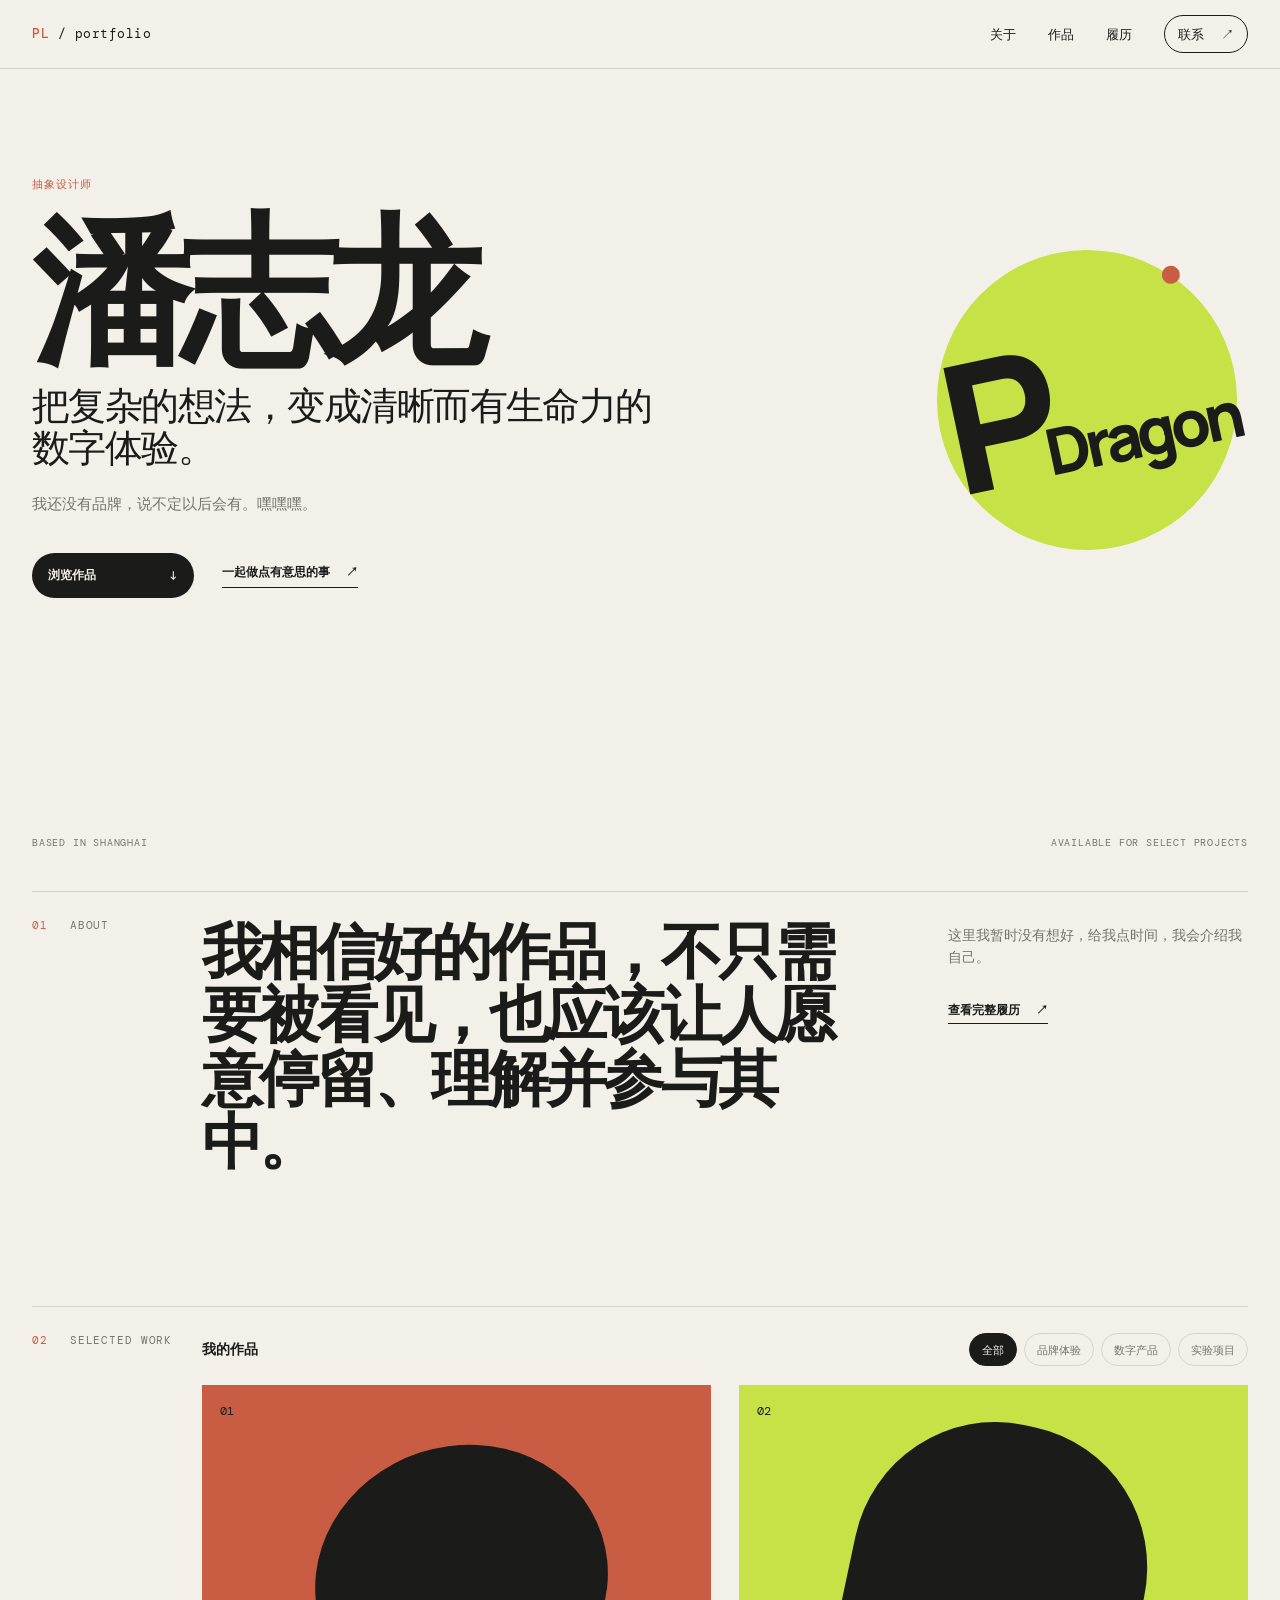
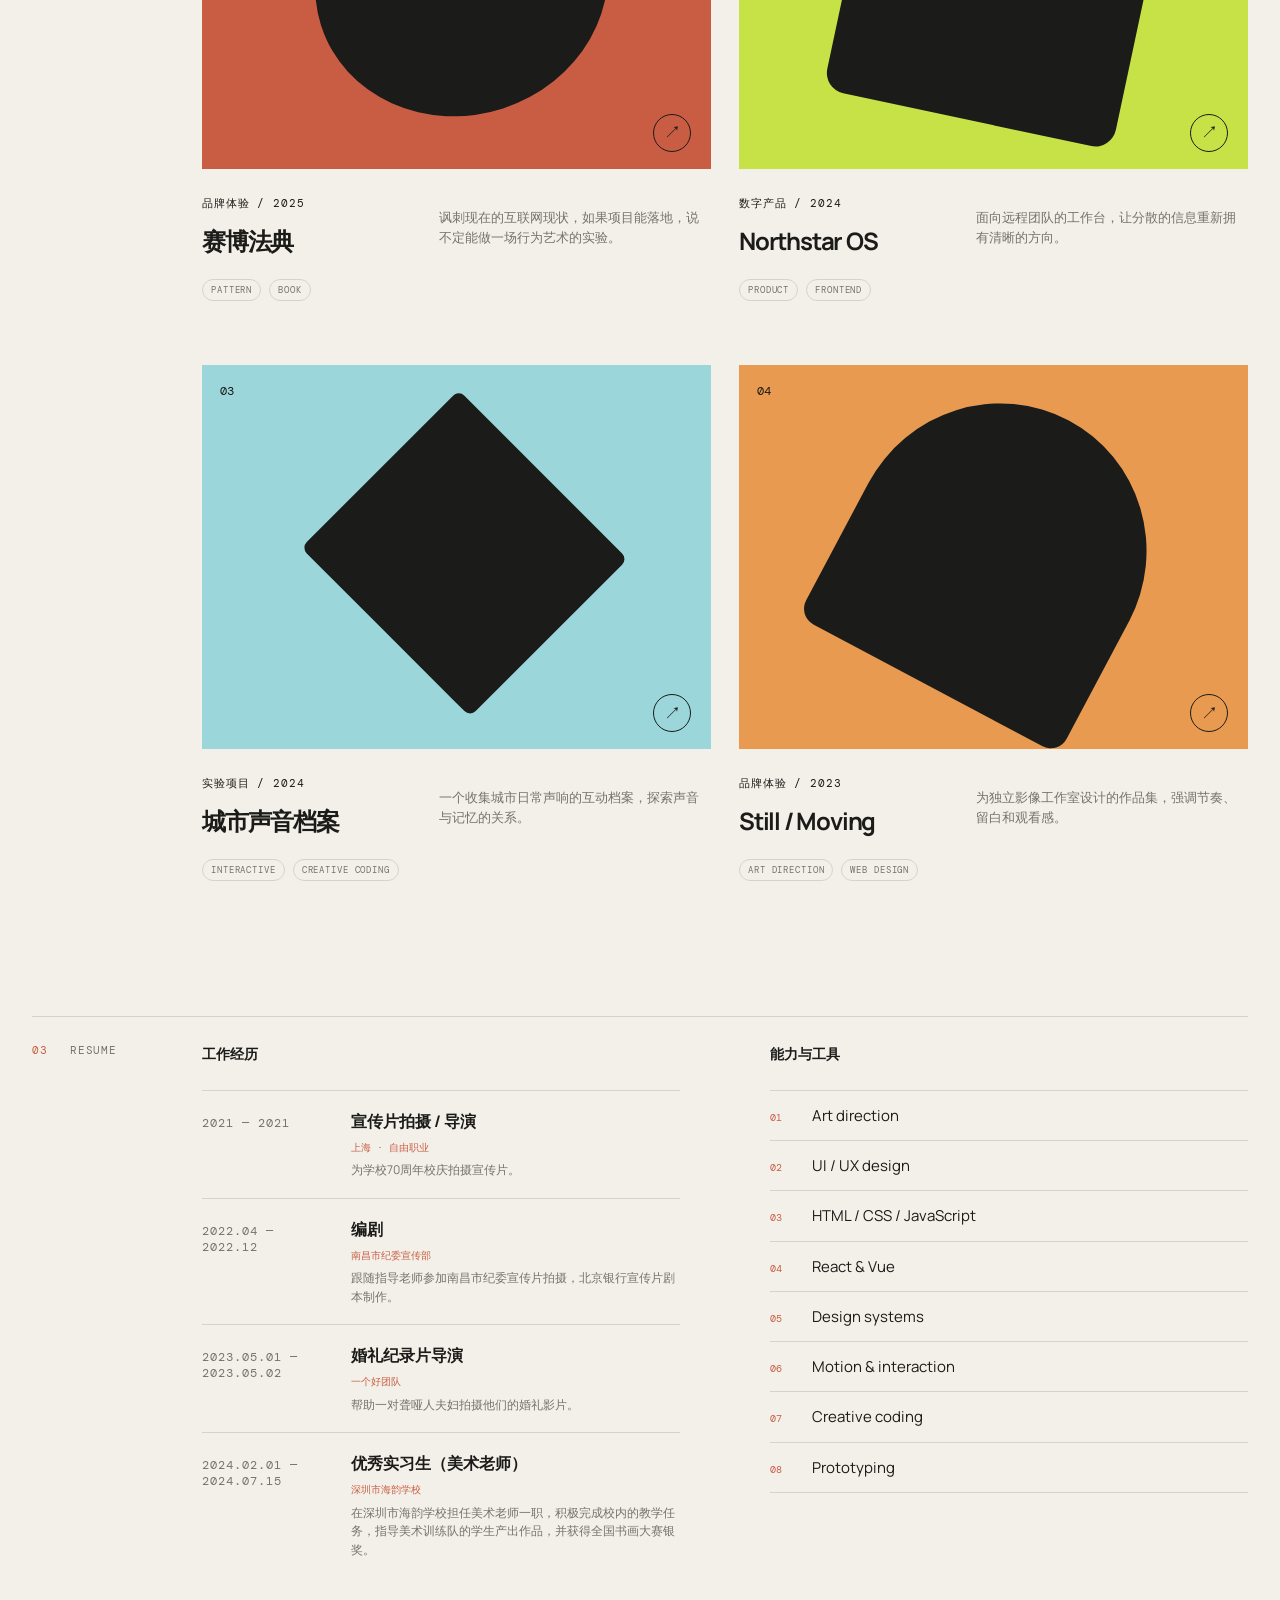
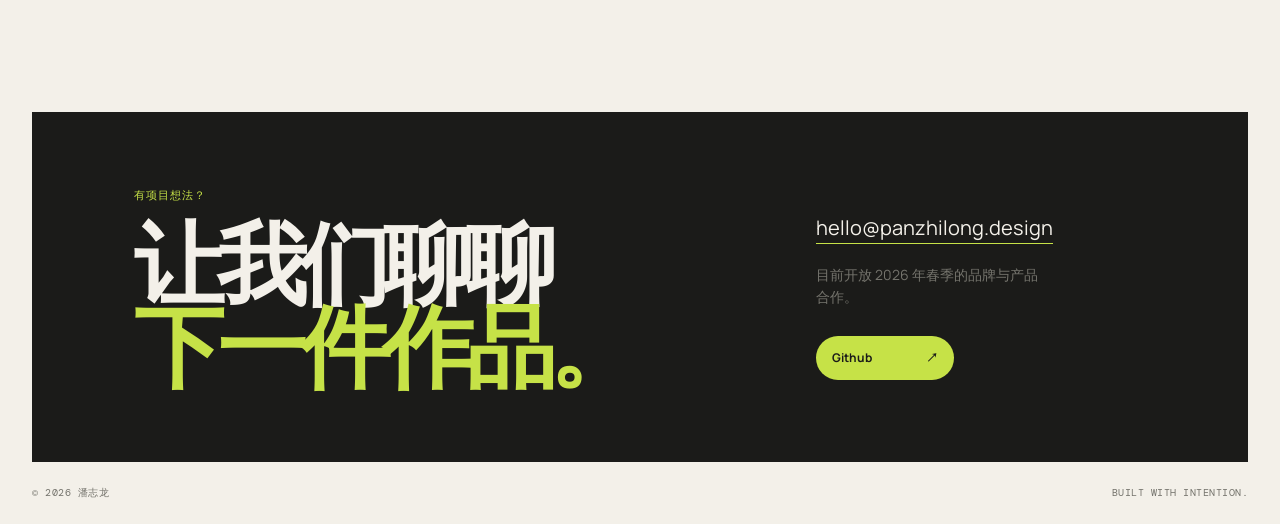
<file: index.html>
<!doctype html>
<html lang="zh-CN">
<head>
  <meta charset="utf-8" />
  <meta name="viewport" content="width=device-width, initial-scale=1" />
  <title>潘志龙 / 独立设计与前端开发</title>
  <meta name="description" content="潘志龙的个人作品集：品牌体验、数字产品与前端开发。" />
  <link rel="preconnect" href="https://fonts.googleapis.com">
  <link rel="preconnect" href="https://fonts.gstatic.com" crossorigin>
  <link href="https://fonts.googleapis.com/css2?family=DM+Mono:wght@400;500&family=Manrope:wght@400;500;600;700;800&display=swap" rel="stylesheet">
  <link rel="stylesheet" href="css/styles.css">
</head>
<body>
  <header class="site-header">
    <nav class="nav container" aria-label="主导航">
      <a class="brand" href="#top"><span>PL</span> / portfolio</a>
      <button class="nav-toggle" aria-label="打开导航" aria-expanded="false">菜单</button>
      <ul class="nav-list">
        <li><a href="#about">关于</a></li><li><a href="#projects">作品</a></li><li><a href="#resume">履历</a></li><li><a class="nav-contact" href="#contact">联系 <span>↗</span></a></li>
      </ul>
    </nav>
  </header>

  <main id="top">
    <section class="hero container reveal">
      <div class="hero-copy"><p class="eyebrow" data-profile="availability"></p><h1 data-profile="name"></h1><p class="hero-role" data-profile="role"></p><p class="hero-intro" data-profile="intro"></p><div class="hero-actions"><a class="button button-dark" href="#projects">浏览作品 <span>↓</span></a><a class="text-link" href="#contact">一起做点有意思的事 <span>↗</span></a></div></div>
      <div class="hero-mark" aria-label="个人标识">
        <span class="hero-sign"><span class="hero-sign-letter">P</span><span class="hero-sign-name">Dragon</span></span>
        <i></i>
      </div>
      <div class="hero-meta"><span>Based in Shanghai</span><span>Available for select projects</span></div>
    </section>

    <section id="about" class="section container reveal"><div class="section-label"><span>01</span><span>About</span></div><div class="section-content about-layout"><h2 data-profile="statement"></h2><div class="about-side"><p data-profile="bio"></p><a class="text-link" href="#resume">查看完整履历 <span>↗</span></a></div></div></section>
    <section id="projects" class="section container reveal"><div class="section-label"><span>02</span><span>Selected work</span></div><div class="section-content"><div class="project-toolbar"><p class="section-heading">我的作品</p><div class="filters" role="group" aria-label="项目筛选"></div></div><div class="projects-grid"></div></div></section>
    <section id="resume" class="section container reveal"><div class="section-label"><span>03</span><span>Resume</span></div><div class="section-content resume-layout"><div><p class="section-heading">工作经历</p><div class="experience-list"></div></div><div><p class="section-heading">能力与工具</p><div class="skills-list"></div></div></div></section>
    <section id="contact" class="contact-section container reveal"><div><p class="eyebrow">有项目想法？</p><h2>让我们聊聊<br><em>下一件作品。</em></h2></div><div class="contact-details"><a class="contact-email" data-profile="email"></a><p data-profile="contactNote"></p><a class="button button-light" data-profile-link="github" target="_blank" rel="noreferrer">Github <span>↗</span></a></div></section>
  </main>

  <footer class="site-footer container"><span>© 2026 <span data-profile="name"></span></span><span>Built with intention.</span></footer>

  <script src="js/data.js"></script>
  <script src="js/script.js" defer></script>
</body>
</html>
</file>
<file: css/styles.css>
:root{--paper:#f3f0e9;--ink:#1b1b19;--muted:#74736c;--line:#d7d3c8;--acid:#c6e247;--clay:#c85d43;--blue:#9bd6db;--orange:#e89a50;--container:1240px}
*{box-sizing:border-box}
html{scroll-behavior:smooth}
body{margin:0;background:var(--paper);color:var(--ink);font-family:Manrope,"PingFang SC","Microsoft YaHei",sans-serif;line-height:1.55;-webkit-font-smoothing:antialiased}
a{color:inherit;text-decoration:none}button{font:inherit}.container{width:min(var(--container),calc(100% - 64px));margin-inline:auto}
.site-header{padding:24px 0;border-bottom:1px solid var(--line)}.nav{display:flex;align-items:center;justify-content:space-between}.brand{font-family:"DM Mono",monospace;font-size:13px;letter-spacing:.04em}.brand span{font-weight:500;color:var(--clay)}
.nav-list{display:flex;gap:32px;align-items:center;list-style:none;padding:0;margin:0;font-size:13px}.nav-list a{transition:opacity .2s}.nav-list a:hover{opacity:.55}.nav-contact{border:1px solid var(--ink);padding:9px 13px;border-radius:99px}.nav-contact span,.button span,.text-link span{margin-left:14px}.nav-toggle{display:none;border:1px solid var(--ink);background:transparent;border-radius:99px;padding:8px 14px;font-size:12px}
.hero{min-height:calc(100vh - 78px);padding-top:clamp(70px,12vh,160px);padding-bottom:56px;position:relative;display:flex;align-items:flex-start}.hero-copy{max-width:790px}.eyebrow,.section-label,.project-category,.experience-period,.hero-meta,.project-tags{font:11px "DM Mono",monospace;text-transform:uppercase;letter-spacing:.08em}.eyebrow{color:var(--clay);margin:0 0 26px}.hero h1{font-size:clamp(72px,12.5vw,176px);line-height:.86;letter-spacing:-.08em;margin:0 0 28px;font-weight:700}.hero-role{font-size:clamp(22px,3vw,39px);line-height:1.1;letter-spacing:-.04em;max-width:650px;margin:0 0 24px}.hero-intro{color:var(--muted);font-size:15px;max-width:430px;margin:0}.hero-actions{display:flex;align-items:center;gap:28px;margin-top:38px}.button{display:inline-flex;align-items:center;justify-content:space-between;padding:13px 16px;border-radius:99px;font-size:12px;font-weight:700;transition:transform .2s,background .2s}.button:hover{transform:translateY(-3px)}.button-dark{background:var(--ink);color:var(--paper);min-width:162px}.button-light{background:var(--acid);color:var(--ink);min-width:138px}.text-link{font-size:12px;font-weight:700;border-bottom:1px solid var(--ink);padding-bottom:5px}.hero-mark{position:absolute;right:calc(4% - 38px);top:22%;width:clamp(250px,28vw,360px);height:clamp(250px,28vw,360px);border-radius:50%;background:var(--acid);display:flex;align-items:center;justify-content:center;transform:rotate(-12deg);font-weight:800}.hero-sign{display:flex;align-items:flex-end;justify-content:center;gap:.08em;line-height:.75;white-space:nowrap}.hero-sign-letter,.hero-sign-name{display:inline-block;line-height:.75}.hero-sign-letter{font-size:clamp(120px,14vw,190px);letter-spacing:-.12em}.hero-sign-name{font-size:clamp(42px,5vw,78px);letter-spacing:-.08em}.hero-mark i{position:absolute;width:18px;height:18px;border-radius:50%;background:var(--clay);right:11%;top:12%}.hero-meta{position:absolute;bottom:42px;left:0;right:0;display:flex;justify-content:space-between;color:var(--muted);font-size:10px}
.section{display:grid;grid-template-columns:170px 1fr;border-top:1px solid var(--line);padding-top:26px;padding-bottom:135px}.section-label{display:flex;gap:22px;color:var(--muted)}.section-label span:first-child{color:var(--clay)}.section-content{min-width:0}.about-layout{display:grid;grid-template-columns:minmax(0,1fr) 300px;gap:70px}.about-layout h2{font-size:clamp(30px,4.8vw,63px);line-height:1.03;letter-spacing:-.06em;font-weight:600;margin:0;max-width:700px}.about-side{padding-top:6px}.about-side p,.contact-details p{color:var(--muted);font-size:14px;margin:0 0 28px}.section-heading{font-size:14px;font-weight:700;margin:0 0 25px}
.project-toolbar{display:flex;align-items:baseline;justify-content:space-between;gap:20px}.filters{display:flex;gap:7px;flex-wrap:wrap}.filter{border:1px solid var(--line);background:transparent;color:var(--muted);padding:7px 12px;border-radius:99px;font-size:11px;cursor:pointer;transition:.2s}.filter:hover,.filter.active{background:var(--ink);border-color:var(--ink);color:var(--paper)}.projects-grid{display:grid;grid-template-columns:repeat(2,minmax(0,1fr));gap:64px 28px}.project-card{animation:rise .6s both;animation-delay:var(--delay)}.project-visual{height:clamp(260px,30vw,420px);display:block;position:relative;overflow:hidden}.project-clay .project-visual{background:var(--clay)}.project-lime .project-visual{background:var(--acid)}.project-blue .project-visual{background:var(--blue)}.project-orange .project-visual{background:var(--orange)}.project-shape{position:absolute;width:58%;height:78%;background:var(--ink);left:22%;top:10%;border-radius:48% 48% 7% 7%;transform:rotate(12deg);transition:transform .55s cubic-bezier(.2,.7,0,1)}.project-clay .project-shape{border-radius:50%;height:70%;top:16%;transform:rotate(-18deg)}.project-blue .project-shape{border-radius:8px;transform:rotate(45deg);width:47%;height:58%;left:28%;top:20%}.project-orange .project-shape{border-radius:50% 50% 6% 6%;transform:rotate(28deg)}.project-visual:hover .project-shape{transform:rotate(0) scale(1.1)}.project-index,.project-arrow{position:absolute;z-index:1;font:12px "DM Mono",monospace}.project-index{top:18px;left:18px}.project-arrow{right:20px;bottom:17px;border:1px solid var(--ink);width:38px;height:38px;border-radius:50%;display:grid;place-items:center;font-size:17px;transition:transform .2s}.project-visual:hover .project-arrow{transform:rotate(45deg)}.project-info{display:grid;grid-template-columns:1fr 1.25fr;gap:20px;padding-top:16px}.project-info h3{font-size:24px;letter-spacing:-.05em;margin:4px 0 0}.project-info>p{font-size:13px;color:var(--muted);margin:22px 0 0}.project-tags{grid-column:1/-1;display:flex;gap:8px;color:var(--muted)}.project-tags span{border:1px solid var(--line);padding:4px 8px;border-radius:99px;font-size:9px}
.resume-layout{display:grid;grid-template-columns:1fr 1fr;gap:90px}.experience-item{border-top:1px solid var(--line);padding:18px 0;display:grid;grid-template-columns:135px 1fr;gap:14px}.experience-item h3{margin:0;font-size:16px}.experience-item p{font-size:12px;color:var(--muted);margin:6px 0 0}.experience-item .experience-company{color:var(--clay);font-family:"DM Mono",monospace;font-size:10px}.experience-period{color:var(--muted);font-size:10px;margin-top:3px}.skills-list{display:flex;flex-direction:column;border-top:1px solid var(--line)}.skills-list span{border-bottom:1px solid var(--line);padding:13px 0;font-size:15px}.skills-list b{display:inline-block;width:42px;color:var(--clay);font:10px "DM Mono",monospace}
.contact-section{background:var(--ink);color:var(--paper);padding:76px 8%;display:grid;grid-template-columns:1fr 330px;gap:60px;align-items:end}.contact-section .eyebrow{color:var(--acid);margin-bottom:18px}.contact-section h2{font-size:clamp(44px,7vw,91px);line-height:.92;letter-spacing:-.08em;margin:0}.contact-section h2 em{color:var(--acid);font-style:normal}.contact-details{padding-bottom:6px}.contact-email{font-size:20px;border-bottom:1px solid var(--acid);display:inline-block;margin-bottom:20px}.contact-details p{max-width:230px;margin-bottom:28px}.site-footer{display:flex;justify-content:space-between;padding-top:24px;padding-bottom:24px;color:var(--muted);font:10px "DM Mono",monospace;text-transform:uppercase;letter-spacing:.05em}
+.reveal{opacity:0;transform:translateY(22px);transition:opacity .7s ease,transform .7s ease}.reveal.visible{opacity:1;transform:none}@keyframes rise{from{opacity:0;transform:translateY(15px)}to{opacity:1;transform:none}}
+@media (max-width:800px){.container{width:min(var(--container),calc(100% - 38px))}.nav-toggle{display:block}.nav-list{position:absolute;z-index:10;top:64px;right:19px;display:none;flex-direction:column;align-items:stretch;gap:0;background:var(--paper);border:1px solid var(--ink);padding:8px;min-width:150px}.nav-list.open{display:flex}.nav-list a{display:block;padding:10px}.nav-contact{border:0;padding:10px}.hero{min-height:calc(100vh - 74px);padding-top:80px}.hero-mark{right:0;top:35%;opacity:.75}.hero-meta{font-size:8px}.section{display:block;padding-bottom:90px}.section-label{margin-bottom:35px}.about-layout,.resume-layout{grid-template-columns:1fr;gap:34px}.about-layout h2{font-size:42px}.projects-grid{grid-template-columns:1fr;gap:48px}.project-visual{height:330px}.project-info{grid-template-columns:1fr}.project-info>p{margin:0}.project-tags{grid-column:auto}.contact-section{grid-template-columns:1fr;padding:52px 28px;gap:46px}.contact-section h2{font-size:55px}.site-footer{font-size:8px}}
+@media (prefers-reduced-motion:reduce){html{scroll-behavior:auto}.reveal,.project-card{animation:none;transition:none}}
@media (max-width:800px){.about-layout h2{font-size:30px;line-height:1.12;letter-spacing:-.04em}}
.hero-mark{width:clamp(200px,24vw,300px);height:clamp(200px,24vw,300px)}
@media (max-width:800px){.hero-mark{width:220px;height:220px}}
</file>
